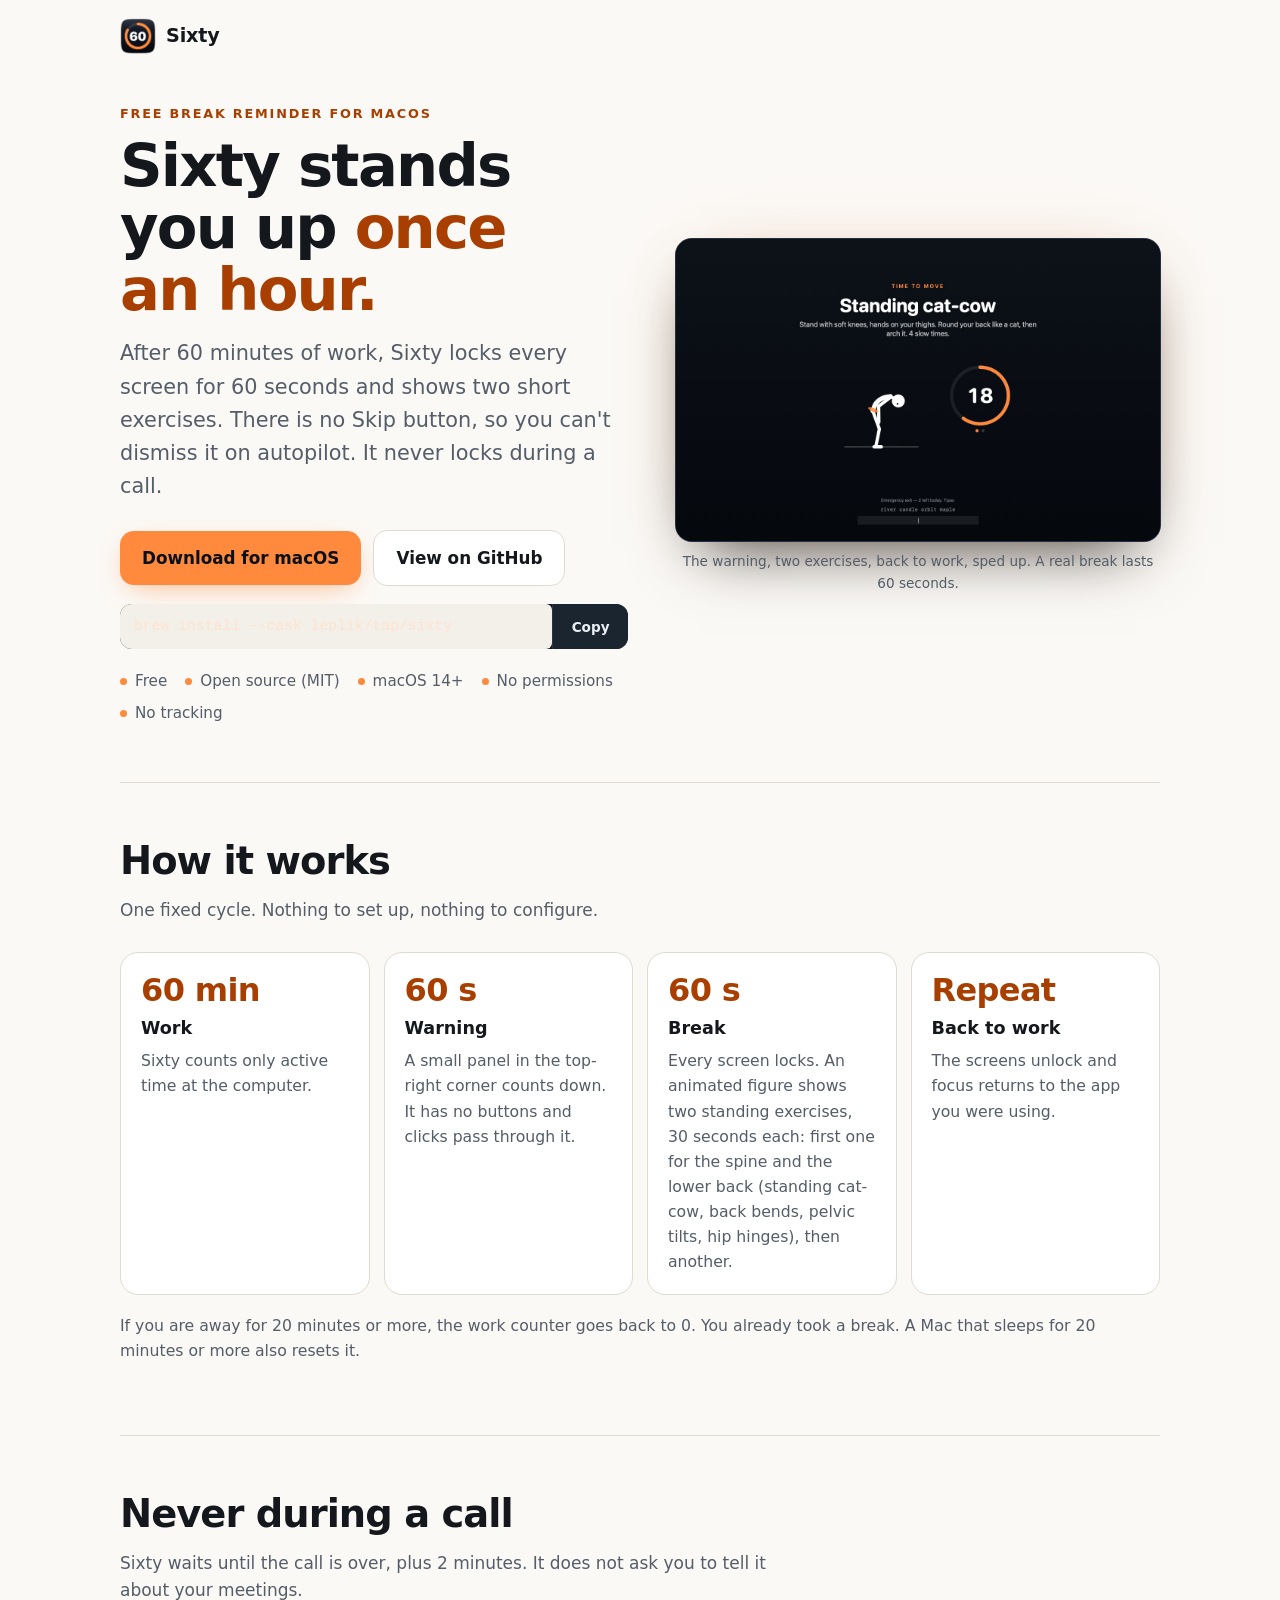
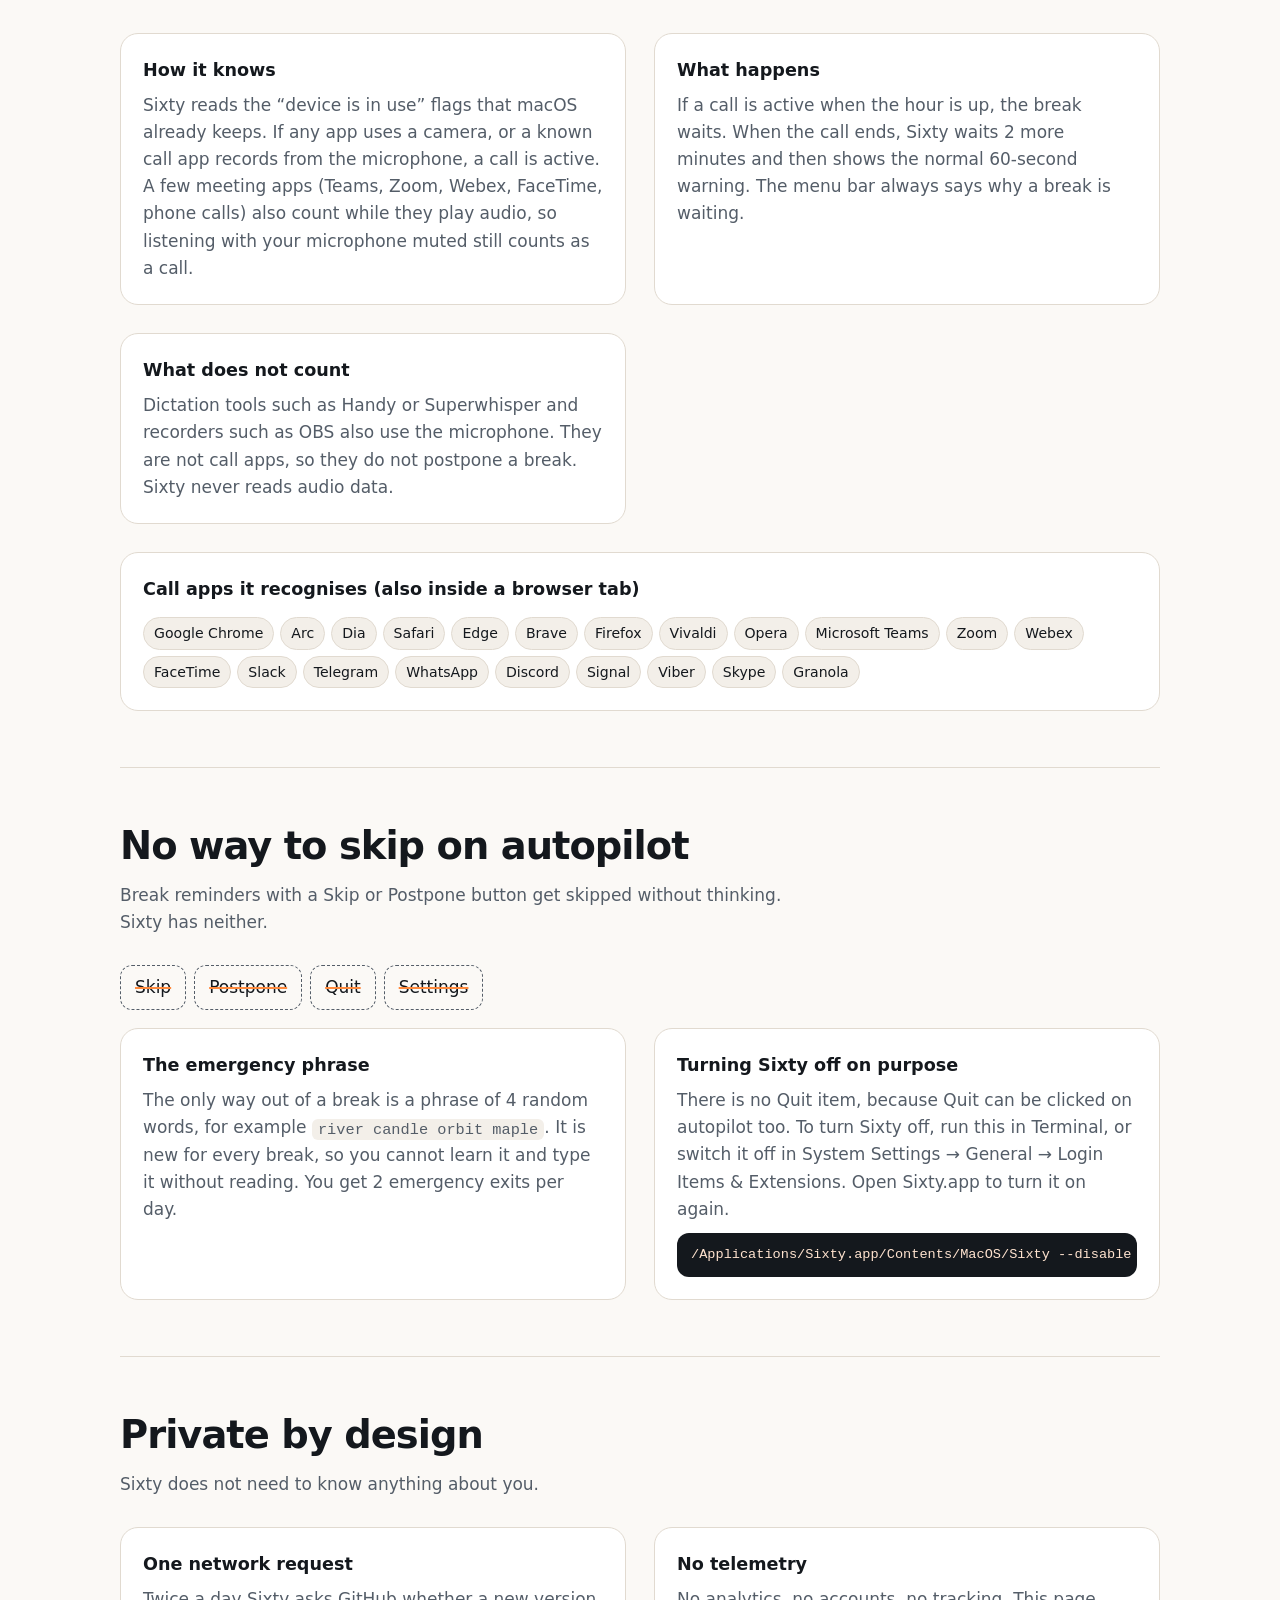
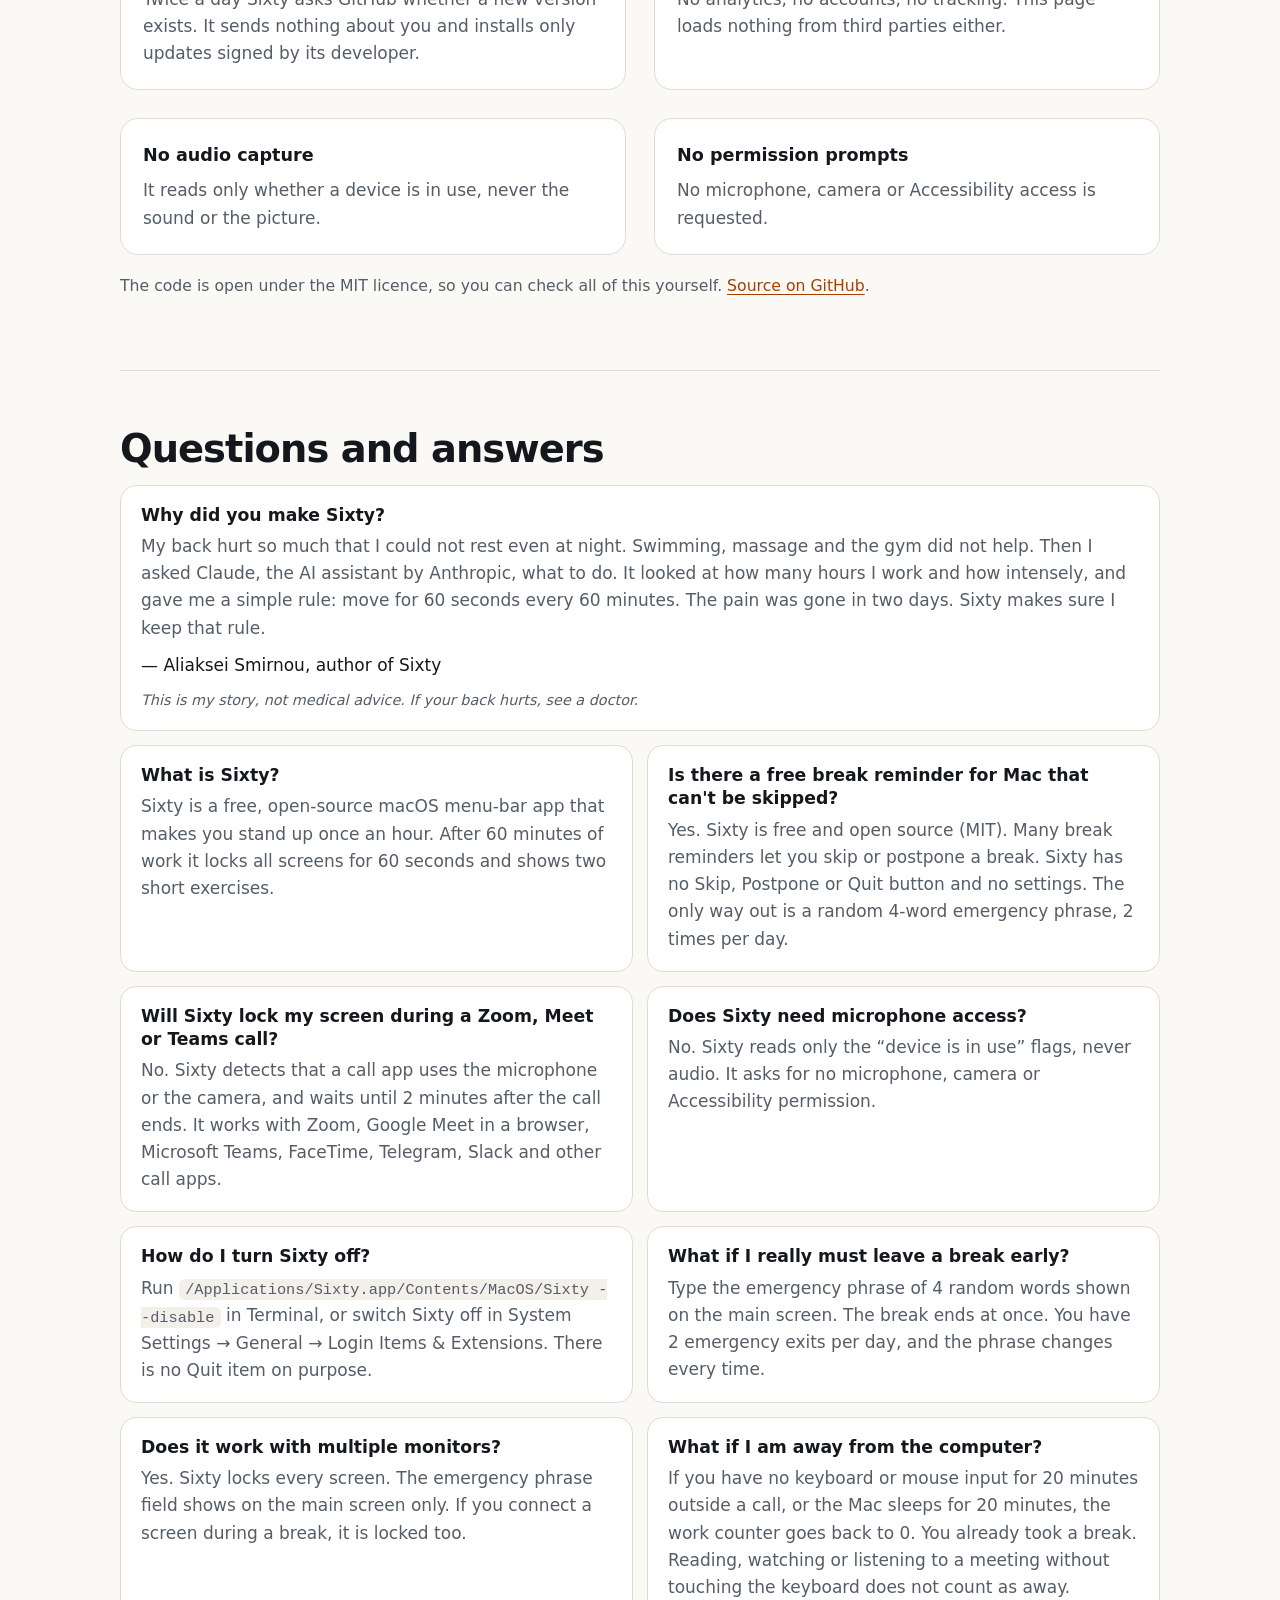
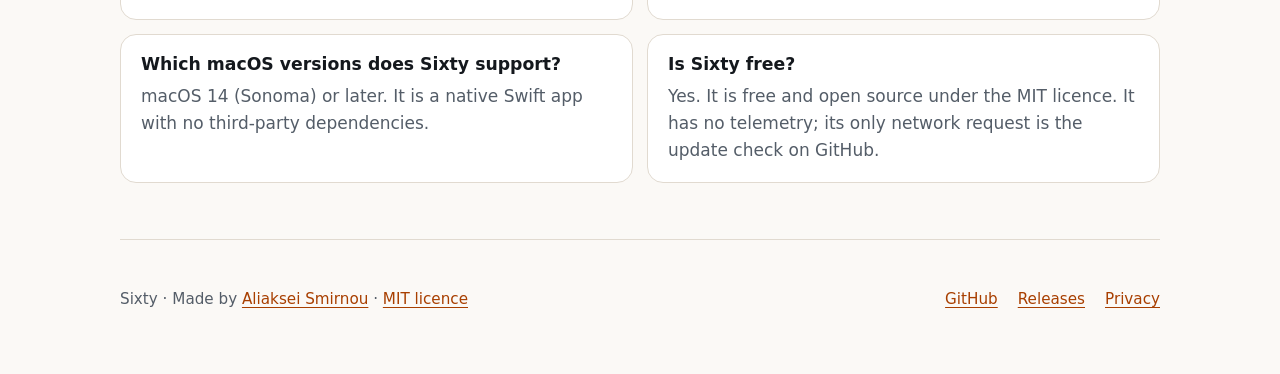
<file: site/index.html>
<!doctype html>
<html lang="en">
<head>
<meta charset="utf-8">
<meta name="viewport" content="width=device-width, initial-scale=1">
<title>Sixty — macOS break reminder you can't skip</title>
<meta name="description" content="Sixty is a free macOS stand-up reminder: every hour it locks all screens for 60 seconds with a stretch. No Skip button. Never interrupts a call.">
<link rel="canonical" href="https://leplik.github.io/sixty/">
<meta name="theme-color" content="#0B1016">
<meta name="color-scheme" content="dark light">
<link rel="icon" href="assets/favicon.svg" type="image/svg+xml">
<link rel="icon" href="assets/favicon-32.png" sizes="32x32" type="image/png">
<link rel="apple-touch-icon" href="assets/apple-touch-icon.png">
<meta property="og:type" content="website">
<meta property="og:site_name" content="Sixty">
<meta property="og:title" content="Sixty — macOS break reminder you can&#x27;t skip">
<meta property="og:description" content="Sixty is a free macOS stand-up reminder: every hour it locks all screens for 60 seconds with a stretch. No Skip button. Never interrupts a call.">
<meta property="og:url" content="https://leplik.github.io/sixty/">
<meta property="og:image" content="https://leplik.github.io/sixty/assets/og-image.png">
<meta property="og:image:width" content="1200">
<meta property="og:image:height" content="630">
<meta property="og:image:alt" content="Sixty app icon: an orange countdown ring around the number 60">
<meta property="og:locale" content="en_US">
<meta name="twitter:card" content="summary_large_image">
<meta name="twitter:title" content="Sixty — macOS break reminder you can&#x27;t skip">
<meta name="twitter:description" content="Sixty is a free macOS stand-up reminder: every hour it locks all screens for 60 seconds with a stretch. No Skip button. Never interrupts a call.">
<meta name="twitter:image" content="https://leplik.github.io/sixty/assets/og-image.png">
<link rel="stylesheet" href="assets/style.css">
<script type="application/ld+json">
{
  "@context": "https://schema.org",
  "@type": "SoftwareApplication",
  "name": "Sixty",
  "operatingSystem": "macOS 14 or later",
  "applicationCategory": "HealthApplication",
  "description": "Free open-source macOS menu-bar app that makes you stand up once an hour: after 60 minutes of work it locks all screens for 60 seconds with two short exercises. No Skip button, never locks during a call.",
  "url": "https://leplik.github.io/sixty/",
  "image": "https://leplik.github.io/sixty/assets/icon-512.png",
  "inLanguage": "en",
  "downloadUrl": "https://github.com/leplik/sixty/releases/latest",
  "softwareVersion": "0.1.0",
  "license": "https://github.com/leplik/sixty/blob/main/LICENSE",
  "isAccessibleForFree": true,
  "offers": {
    "@type": "Offer",
    "price": "0",
    "priceCurrency": "EUR"
  },
  "author": {
    "@type": "Person",
    "name": "Aliaksei Smirnou",
    "url": "https://github.com/leplik"
  }
}
</script>
<script type="application/ld+json">
{
  "@context": "https://schema.org",
  "@type": "FAQPage",
  "inLanguage": "en",
  "mainEntity": [
    {
      "@type": "Question",
      "name": "Why did you make Sixty?",
      "acceptedAnswer": {
        "@type": "Answer",
        "text": "My back hurt so much that I could not rest even at night. Swimming, massage and the gym did not help. Then I asked Claude, the AI assistant by Anthropic, what to do. It looked at how many hours I work and how intensely, and gave me a simple rule: move for 60 seconds every 60 minutes. The pain was gone in two days. Sixty makes sure I keep that rule. — Aliaksei Smirnou, author of Sixty. This is my story, not medical advice. If your back hurts, see a doctor."
      }
    },
    {
      "@type": "Question",
      "name": "What is Sixty?",
      "acceptedAnswer": {
        "@type": "Answer",
        "text": "Sixty is a free, open-source macOS menu-bar app that makes you stand up once an hour. After 60 minutes of work it locks all screens for 60 seconds and shows two short exercises."
      }
    },
    {
      "@type": "Question",
      "name": "Is there a free break reminder for Mac that can't be skipped?",
      "acceptedAnswer": {
        "@type": "Answer",
        "text": "Yes. Sixty is free and open source (MIT). Many break reminders let you skip or postpone a break. Sixty has no Skip, Postpone or Quit button and no settings. The only way out is a random 4-word emergency phrase, 2 times per day."
      }
    },
    {
      "@type": "Question",
      "name": "Will Sixty lock my screen during a Zoom, Meet or Teams call?",
      "acceptedAnswer": {
        "@type": "Answer",
        "text": "No. Sixty detects that a call app uses the microphone or the camera, and waits until 2 minutes after the call ends. It works with Zoom, Google Meet in a browser, Microsoft Teams, FaceTime, Telegram, Slack and other call apps."
      }
    },
    {
      "@type": "Question",
      "name": "Does Sixty need microphone access?",
      "acceptedAnswer": {
        "@type": "Answer",
        "text": "No. Sixty reads only the “device is in use” flags, never audio. It asks for no microphone, camera or Accessibility permission."
      }
    },
    {
      "@type": "Question",
      "name": "How do I turn Sixty off?",
      "acceptedAnswer": {
        "@type": "Answer",
        "text": "Run /Applications/Sixty.app/Contents/MacOS/Sixty --disable in Terminal, or switch Sixty off in System Settings → General → Login Items & Extensions. There is no Quit item on purpose."
      }
    },
    {
      "@type": "Question",
      "name": "What if I really must leave a break early?",
      "acceptedAnswer": {
        "@type": "Answer",
        "text": "Type the emergency phrase of 4 random words shown on the main screen. The break ends at once. You have 2 emergency exits per day, and the phrase changes every time."
      }
    },
    {
      "@type": "Question",
      "name": "Does it work with multiple monitors?",
      "acceptedAnswer": {
        "@type": "Answer",
        "text": "Yes. Sixty locks every screen. The emergency phrase field shows on the main screen only. If you connect a screen during a break, it is locked too."
      }
    },
    {
      "@type": "Question",
      "name": "What if I am away from the computer?",
      "acceptedAnswer": {
        "@type": "Answer",
        "text": "If you have no keyboard or mouse input for 20 minutes outside a call, or the Mac sleeps for 20 minutes, the work counter goes back to 0. You already took a break. Reading, watching or listening to a meeting without touching the keyboard does not count as away."
      }
    },
    {
      "@type": "Question",
      "name": "Which macOS versions does Sixty support?",
      "acceptedAnswer": {
        "@type": "Answer",
        "text": "macOS 14 (Sonoma) or later. It is a native Swift app with no third-party dependencies."
      }
    },
    {
      "@type": "Question",
      "name": "Is Sixty free?",
      "acceptedAnswer": {
        "@type": "Answer",
        "text": "Yes. It is free and open source under the MIT licence. It has no telemetry; its only network request is the update check on GitHub."
      }
    }
  ]
}
</script>
</head>
<body>
<a class="skip" href="#main">Skip to content</a>
<div class="wrap">
<header class="top">
  <a class="brand" href="./" aria-label="Sixty"><img src="assets/apple-touch-icon.png" width="36" height="36" alt="">Sixty</a>
  
</header>
<main id="main">
<div class="hero">
  <div>
    <p class="eyebrow">Free break reminder for macOS</p>
    <h1>Sixty stands you up <em>once an hour.</em></h1>
    <p class="lead">After 60 minutes of work, Sixty locks every screen for 60 seconds and shows two short exercises. There is no Skip button, so you can't dismiss it on autopilot. It never locks during a call.</p>
    <div class="cta">
      <a class="btn primary" href="https://github.com/leplik/sixty/releases/latest">Download for macOS</a>
      <a class="btn ghost" href="https://github.com/leplik/sixty">View on GitHub</a>
    </div>
    <div class="brew"><code>brew install --cask leplik/tap/sixty</code><button type="button" hidden data-copy="brew install --cask leplik/tap/sixty" data-done="Copied">Copy</button></div>
    <ul class="facts"><li>Free</li><li>Open source (MIT)</li><li>macOS 14+</li><li>No permissions</li><li>No tracking</li></ul>
  </div>
  <figure class="mock">
    <video class="demo" width="1920" height="1200" autoplay muted loop playsinline preload="metadata" poster="assets/demo-poster.jpg" aria-label="Sixty in action: a countdown appears in the top-right corner, then every screen locks for two 30-second standing exercises, cat-cow and squats, and the desktop comes back.">
      <source src="assets/demo.mp4" type="video/mp4">
    </video>
    <script>(function(v){if(matchMedia('(prefers-reduced-motion: reduce)').matches){v.removeAttribute('autoplay');v.pause();v.controls=true}})(document.currentScript.previousElementSibling)</script>
    <figcaption>The warning, two exercises, back to work, sped up. A real break lasts 60 seconds.</figcaption>
  </figure>
</div>

<section id="how" aria-labelledby="how-h">
  <h2 id="how-h">How it works</h2>
  <p class="sub">One fixed cycle. Nothing to set up, nothing to configure.</p>
  <ol class="steps"><li><span class="big">60 min</span><h3>Work</h3><p>Sixty counts only active time at the computer.</p></li><li><span class="big">60 s</span><h3>Warning</h3><p>A small panel in the top-right corner counts down. It has no buttons and clicks pass through it.</p></li><li><span class="big">60 s</span><h3>Break</h3><p>Every screen locks. An animated figure shows two standing exercises, 30 seconds each: first one for the spine and the lower back (standing cat-cow, back bends, pelvic tilts, hip hinges), then another.</p></li><li><span class="big">Repeat</span><h3>Back to work</h3><p>The screens unlock and focus returns to the app you were using.</p></li></ol>
  <p class="note">If you are away for 20 minutes or more, the work counter goes back to 0. You already took a break. A Mac that sleeps for 20 minutes or more also resets it.</p>
</section>

<section id="calls" aria-labelledby="calls-h">
  <h2 id="calls-h">Never during a call</h2>
  <p class="sub">Sixty waits until the call is over, plus 2 minutes. It does not ask you to tell it about your meetings.</p>
  <div class="two"><div class="card"><h3>How it knows</h3><p>Sixty reads the “device is in use” flags that macOS already keeps. If any app uses a camera, or a known call app records from the microphone, a call is active. A few meeting apps (Teams, Zoom, Webex, FaceTime, phone calls) also count while they play audio, so listening with your microphone muted still counts as a call.</p></div><div class="card"><h3>What happens</h3><p>If a call is active when the hour is up, the break waits. When the call ends, Sixty waits 2 more minutes and then shows the normal 60-second warning. The menu bar always says why a break is waiting.</p></div><div class="card"><h3>What does not count</h3><p>Dictation tools such as Handy or Superwhisper and recorders such as OBS also use the microphone. They are not call apps, so they do not postpone a break. Sixty never reads audio data.</p></div></div>
  <div class="card" style="margin-top:28px"><h3>Call apps it recognises (also inside a browser tab)</h3><ul class="chips"><li>Google Chrome</li><li>Arc</li><li>Dia</li><li>Safari</li><li>Edge</li><li>Brave</li><li>Firefox</li><li>Vivaldi</li><li>Opera</li><li>Microsoft Teams</li><li>Zoom</li><li>Webex</li><li>FaceTime</li><li>Slack</li><li>Telegram</li><li>WhatsApp</li><li>Discord</li><li>Signal</li><li>Viber</li><li>Skype</li><li>Granola</li></ul></div>
</section>

<section id="no-skip" aria-labelledby="skip-h">
  <h2 id="skip-h">No way to skip on autopilot</h2>
  <p class="sub">Break reminders with a Skip or Postpone button get skipped without thinking. Sixty has neither.</p>
  <ul class="nos"><li>Skip</li><li>Postpone</li><li>Quit</li><li>Settings</li></ul>
  <div class="two"><div class="card"><h3>The emergency phrase</h3><p>The only way out of a break is a phrase of 4 random words, for example <code>river candle orbit maple</code>. It is new for every break, so you cannot learn it and type it without reading. You get 2 emergency exits per day.</p></div><div class="card"><h3>Turning Sixty off on purpose</h3><p>There is no Quit item, because Quit can be clicked on autopilot too. To turn Sixty off, run this in Terminal, or switch it off in System Settings → General → Login Items &amp; Extensions. Open Sixty.app to turn it on again.</p><pre class=cmd>/Applications/Sixty.app/Contents/MacOS/Sixty --disable</pre></div></div>
</section>

<section id="privacy" aria-labelledby="priv-h">
  <h2 id="priv-h">Private by design</h2>
  <p class="sub">Sixty does not need to know anything about you.</p>
  <div class="two"><div class="card"><h3>One network request</h3><p>Twice a day Sixty asks GitHub whether a new version exists. It sends nothing about you and installs only updates signed by its developer.</p></div><div class="card"><h3>No telemetry</h3><p>No analytics, no accounts, no tracking. This page loads nothing from third parties either.</p></div><div class="card"><h3>No audio capture</h3><p>It reads only whether a device is in use, never the sound or the picture.</p></div><div class="card"><h3>No permission prompts</h3><p>No microphone, camera or Accessibility access is requested.</p></div></div>
  <p class="note">The code is open under the MIT licence, so you can check all of this yourself. <a href="https://github.com/leplik/sixty">Source on GitHub</a>.</p>
</section>

<section id="faq" aria-labelledby="faq-h">
  <h2 id="faq-h">Questions and answers</h2>
  <div class="faq"><div class="story"><h3>Why did you make Sixty?</h3><p>My back hurt so much that I could not rest even at night. Swimming, massage and the gym did not help. Then I asked Claude, the AI assistant by Anthropic, what to do. It looked at how many hours I work and how intensely, and gave me a simple rule: move for 60 seconds every 60 minutes. The pain was gone in two days. Sixty makes sure I keep that rule.</p><p class="sign">— Aliaksei Smirnou, author of Sixty</p><p class="note">This is my story, not medical advice. If your back hurts, see a doctor.</p></div><div><h3>What is Sixty?</h3><p>Sixty is a free, open-source macOS menu-bar app that makes you stand up once an hour. After 60 minutes of work it locks all screens for 60 seconds and shows two short exercises.</p></div><div><h3>Is there a free break reminder for Mac that can't be skipped?</h3><p>Yes. Sixty is free and open source (MIT). Many break reminders let you skip or postpone a break. Sixty has no Skip, Postpone or Quit button and no settings. The only way out is a random 4-word emergency phrase, 2 times per day.</p></div><div><h3>Will Sixty lock my screen during a Zoom, Meet or Teams call?</h3><p>No. Sixty detects that a call app uses the microphone or the camera, and waits until 2 minutes after the call ends. It works with Zoom, Google Meet in a browser, Microsoft Teams, FaceTime, Telegram, Slack and other call apps.</p></div><div><h3>Does Sixty need microphone access?</h3><p>No. Sixty reads only the “device is in use” flags, never audio. It asks for no microphone, camera or Accessibility permission.</p></div><div><h3>How do I turn Sixty off?</h3><p>Run <code>/Applications/Sixty.app/Contents/MacOS/Sixty --disable</code> in Terminal, or switch Sixty off in System Settings → General → Login Items &amp; Extensions. There is no Quit item on purpose.</p></div><div><h3>What if I really must leave a break early?</h3><p>Type the emergency phrase of 4 random words shown on the main screen. The break ends at once. You have 2 emergency exits per day, and the phrase changes every time.</p></div><div><h3>Does it work with multiple monitors?</h3><p>Yes. Sixty locks every screen. The emergency phrase field shows on the main screen only. If you connect a screen during a break, it is locked too.</p></div><div><h3>What if I am away from the computer?</h3><p>If you have no keyboard or mouse input for 20 minutes outside a call, or the Mac sleeps for 20 minutes, the work counter goes back to 0. You already took a break. Reading, watching or listening to a meeting without touching the keyboard does not count as away.</p></div><div><h3>Which macOS versions does Sixty support?</h3><p>macOS 14 (Sonoma) or later. It is a native Swift app with no third-party dependencies.</p></div><div><h3>Is Sixty free?</h3><p>Yes. It is free and open source under the MIT licence. It has no telemetry; its only network request is the update check on GitHub.</p></div></div>
</section>
</main>
<footer>
  <div class="row">
    <p>Sixty &middot; Made by <a href="https://github.com/leplik">Aliaksei Smirnou</a> &middot; <a href="https://github.com/leplik/sixty/blob/main/LICENSE">MIT licence</a></p>
    <ul>
      <li><a href="https://github.com/leplik/sixty">GitHub</a></li>
      <li><a href="https://github.com/leplik/sixty/releases/latest">Releases</a></li>
      <li><a href="privacy.html">Privacy</a></li>
    </ul>
  </div>
</footer>
</div>
<script src="assets/site.js" defer></script>
</body>
</html>
</file>
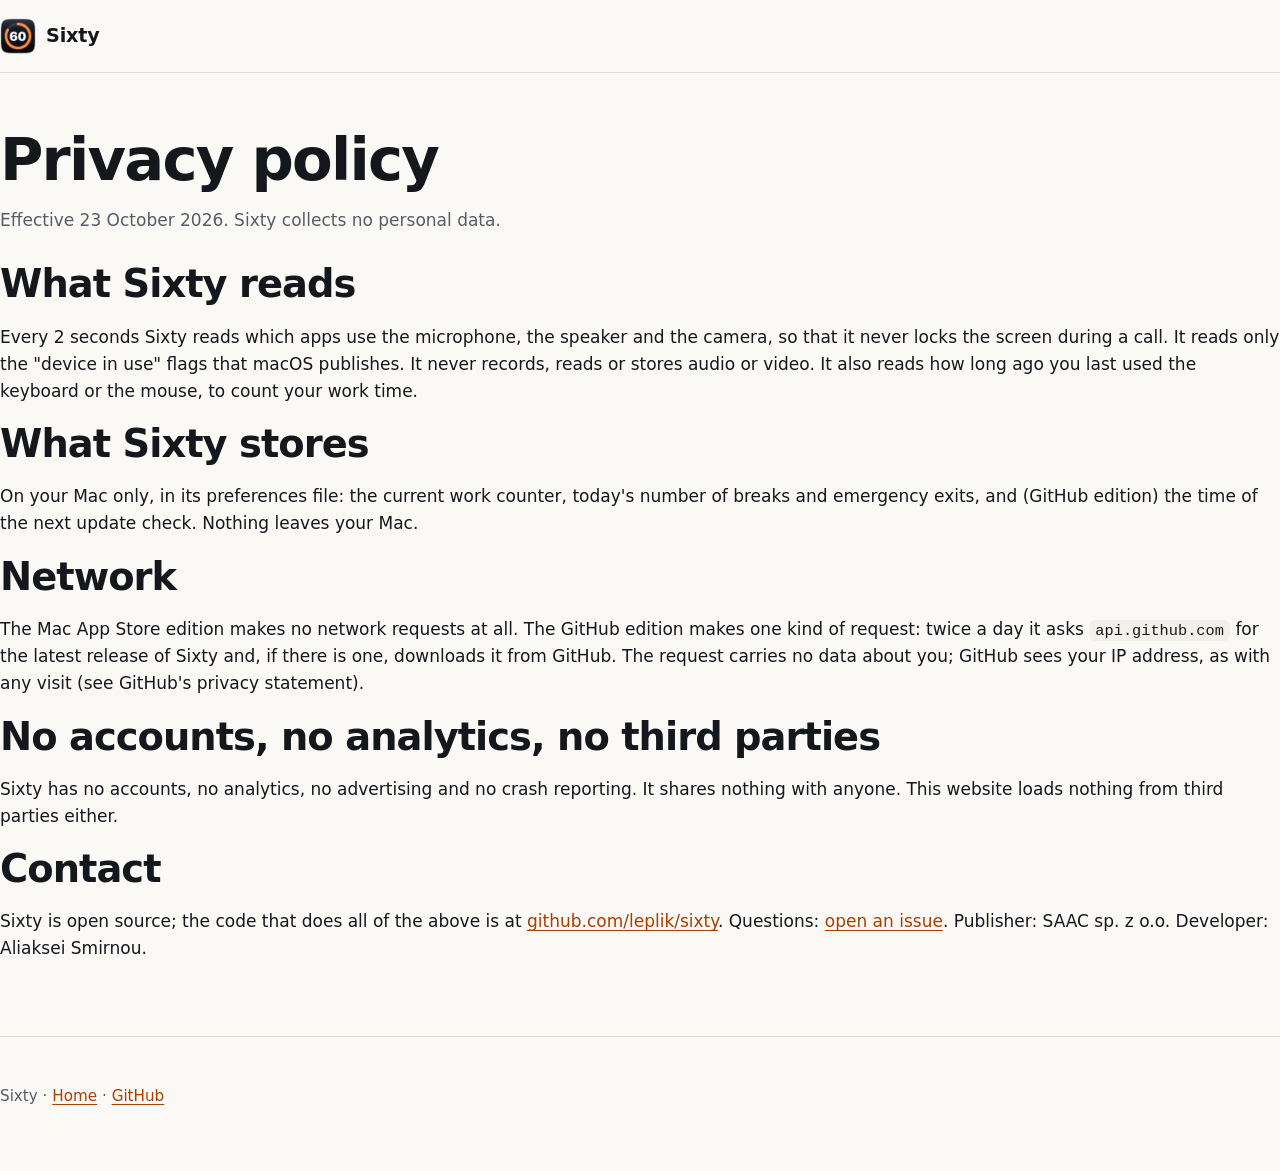
<file: site/privacy.html>
<!doctype html>
<html lang="en">
<head>
<meta charset="utf-8">
<meta name="viewport" content="width=device-width, initial-scale=1">
<title>Privacy policy — Sixty</title>
<meta name="description" content="Sixty collects no personal data: no accounts, no analytics, no audio. What the macOS app reads, stores and sends.">
<link rel="canonical" href="https://leplik.github.io/sixty/privacy.html">
<meta name="theme-color" content="#0B1016">
<meta name="color-scheme" content="dark light">
<link rel="icon" href="assets/favicon.svg" type="image/svg+xml">
<link rel="icon" href="assets/favicon-32.png" sizes="32x32" type="image/png">
<link rel="stylesheet" href="assets/style.css">
</head>
<body>
<header class="top">
  <a class="brand" href="./" aria-label="Sixty"><img src="assets/apple-touch-icon.png" width="36" height="36" alt="">Sixty</a>
  
</header>
<main id="main">
<section aria-labelledby="privacy-h">
  <h1 id="privacy-h">Privacy policy</h1>
  <p class="sub">Effective 23 October 2026. Sixty collects no personal data.</p>
  <h2>What Sixty reads</h2>
  <p>Every 2 seconds Sixty reads which apps use the microphone, the speaker and the camera, so that it never locks the screen during a call. It reads only the "device in use" flags that macOS publishes. It never records, reads or stores audio or video. It also reads how long ago you last used the keyboard or the mouse, to count your work time.</p>
  <h2>What Sixty stores</h2>
  <p>On your Mac only, in its preferences file: the current work counter, today's number of breaks and emergency exits, and (GitHub edition) the time of the next update check. Nothing leaves your Mac.</p>
  <h2>Network</h2>
  <p>The Mac App Store edition makes no network requests at all. The GitHub edition makes one kind of request: twice a day it asks <code>api.github.com</code> for the latest release of Sixty and, if there is one, downloads it from GitHub. The request carries no data about you; GitHub sees your IP address, as with any visit (see GitHub's privacy statement).</p>
  <h2>No accounts, no analytics, no third parties</h2>
  <p>Sixty has no accounts, no analytics, no advertising and no crash reporting. It shares nothing with anyone. This website loads nothing from third parties either.</p>
  <h2>Contact</h2>
  <p>Sixty is open source; the code that does all of the above is at <a href="https://github.com/leplik/sixty">github.com/leplik/sixty</a>. Questions: <a href="https://github.com/leplik/sixty/issues">open an issue</a>. Publisher: SAAC sp. z o.o. Developer: Aliaksei Smirnou.</p>
</section>
</main>
<footer>
  <div class="row">
    <p>Sixty &middot; <a href="./">Home</a> &middot; <a href="https://github.com/leplik/sixty">GitHub</a></p>
  </div>
</footer>
</body>
</html>
</file>
<file: site/assets/style.css>
:root{
  color-scheme:dark light;
  --bg:#0B1016; --bg2:#111821; --card:#121A24; --line:#223040;
  --text:#EAEFF4; --muted:#A5B1BE; --accent:#FF8A3D; --accent-text:#FF8A3D; --on-accent:#0B1016;
  --code:#0A0E13; --code-text:#F3D9C4;
  --font:-apple-system,BlinkMacSystemFont,"SF Pro Display","Inter",system-ui,sans-serif;
  --mono:ui-monospace,"SF Mono",Menlo,Consolas,monospace;
}
@media (prefers-color-scheme:light){
  :root{
    --bg:#FBF9F6; --bg2:#F3EFE9; --card:#FFFFFF; --line:#E1DAD0;
    --text:#14181D; --muted:#545D68; --accent-text:#A83F00;
    --code:#14181D; --code-text:#FFE3CF;
  }
}
*{box-sizing:border-box}
html{-webkit-text-size-adjust:100%}
body{margin:0;background:var(--bg);color:var(--text);font:400 1.0625rem/1.6 var(--font);-webkit-font-smoothing:antialiased}
a{color:var(--accent-text);text-underline-offset:.18em}
a:hover{text-decoration-thickness:2px}
:focus-visible{outline:3px solid var(--accent);outline-offset:3px;border-radius:6px}
.wrap{max-width:1080px;margin:0 auto;padding:0 20px}
.skip{position:absolute;left:-999px;top:8px;background:var(--accent);color:var(--on-accent);padding:8px 14px;border-radius:8px;z-index:9}
.skip:focus{left:8px}
header.top{display:flex;align-items:center;justify-content:space-between;gap:12px;padding:18px 0}
.brand{display:flex;align-items:center;gap:10px;color:var(--text);text-decoration:none;font-weight:700;font-size:1.2rem;letter-spacing:-.01em}
.brand img{border-radius:9px}
.lang{display:flex;gap:4px;font-size:.95rem}
.lang a,.lang span{padding:6px 12px;border-radius:999px;text-decoration:none;border:1px solid var(--line);color:var(--muted)}
.lang span{background:var(--text);color:var(--bg);border-color:var(--text);font-weight:600}
.lang a:hover{color:var(--text);border-color:var(--muted)}

.hero{display:grid;grid-template-columns:minmax(0,1fr);gap:32px;padding:20px 0 56px;align-items:center}
.eyebrow{font:600 .8rem/1 var(--font);letter-spacing:.14em;text-transform:uppercase;color:var(--accent-text);margin:0 0 14px}
h1{font-size:clamp(2.1rem,6.2vw,3.7rem);line-height:1.05;letter-spacing:-.03em;margin:0 0 16px;font-weight:800;text-wrap:balance}
h1 em{font-style:normal;color:var(--accent-text)}
.lead{font-size:clamp(1.1rem,2.4vw,1.3rem);color:var(--muted);margin:0 0 26px;max-width:34em}
.cta{display:flex;flex-wrap:wrap;gap:12px;align-items:center;margin-bottom:18px}
.btn{display:inline-flex;align-items:center;gap:8px;padding:14px 22px;border-radius:14px;font-weight:700;text-decoration:none;font-size:1.05rem;min-height:48px}
.btn.primary{background:var(--accent);color:var(--on-accent);box-shadow:0 8px 28px -10px rgba(255,138,61,.7)}
.btn.primary:hover{filter:brightness(1.07)}
.btn.ghost{border:1px solid var(--line);color:var(--text);background:var(--card)}
.btn.ghost:hover{border-color:var(--muted)}
.brew{display:flex;align-items:stretch;max-width:100%;border-radius:12px;overflow:hidden;background:var(--code);margin:0 0 14px}
.brew code{flex:1 1 auto;font:500 .92rem/1.4 var(--mono);color:var(--code-text);padding:12px 14px;overflow-x:auto;white-space:nowrap;display:block;min-width:0}
.brew button{flex:none;white-space:nowrap;font:600 .85rem var(--font);border:0;border-left:1px solid #2a3542;background:#1b2530;color:#EAEFF4;padding:0 16px;cursor:pointer;min-width:76px}
.brew button:hover{background:#26323f}
.facts{list-style:none;padding:0;margin:20px 0 0;display:flex;flex-wrap:wrap;gap:8px 18px;color:var(--muted);font-size:.95rem}
.facts li::before{content:"";display:inline-block;width:7px;height:7px;border-radius:50%;background:var(--accent);margin-right:8px;vertical-align:middle}

/* lock screen mock, always dark */
.mock{margin:0}
.lock{container-type:inline-size;position:relative;aspect-ratio:16/10;border-radius:16px;overflow:hidden;background:linear-gradient(#0D1219,#05080D);
  box-shadow:0 0 0 1px #223040,0 30px 60px -24px rgba(0,0,0,.7),0 0 80px -30px rgba(255,138,61,.35);color:#fff;text-align:center;
  display:flex;flex-direction:column;align-items:center;justify-content:center;gap:2.2cqw;padding:3cqw}
.lock .kicker{font-weight:700;letter-spacing:.28em;font-size:2.4cqw;color:#FF8A3D;text-transform:uppercase}
.lock .ex{font-weight:800;font-size:6.2cqw;letter-spacing:-.02em;line-height:1.1}
.lock .how{font-size:2.8cqw;color:#B9C3CE;max-width:30em;line-height:1.4}
.ring{width:21cqw;height:21cqw;position:relative;margin:.6cqw 0}
.ring svg{width:100%;height:100%;transform:rotate(-90deg)}
.ring circle{fill:none;stroke-width:10}
.ring .tr{stroke:rgba(255,255,255,.12)}
.ring .fg{stroke:#FF8A3D;stroke-linecap:round;stroke-dasharray:439.8;stroke-dashoffset:131.9;transition:stroke-dashoffset 1s linear}
.ring b{position:absolute;inset:0;display:grid;place-items:center;font:800 9cqw/1 var(--font);font-variant-numeric:tabular-nums}
.lock .emerg{font-size:2.15cqw;color:#8F9BA8;margin-top:.6cqw}
.lock .emerg code{font-family:var(--mono);color:#B9C3CE}
.mock video{display:block;width:100%;height:auto;aspect-ratio:16/10;border-radius:16px;background:#05080D;
  box-shadow:0 0 0 1px #223040,0 30px 60px -24px rgba(0,0,0,.7),0 0 80px -30px rgba(255,138,61,.35)}
.mock figcaption{font-size:.85rem;color:var(--muted);margin-top:10px;text-align:center}

section{padding:56px 0;border-top:1px solid var(--line)}
h2{font-size:clamp(1.6rem,4.4vw,2.4rem);letter-spacing:-.025em;line-height:1.15;margin:0 0 14px;text-wrap:balance}
.sub{color:var(--muted);max-width:40em;margin:0 0 28px}
.steps{list-style:none;margin:0;padding:0;display:grid;gap:14px;counter-reset:s}
.steps li{background:var(--card);border:1px solid var(--line);border-radius:18px;padding:20px}
.steps .big{display:block;font-weight:800;font-size:2rem;letter-spacing:-.02em;color:var(--accent-text);line-height:1.1;margin-bottom:6px}
.steps h3{margin:0 0 6px;font-size:1.1rem}
.steps p{margin:0;color:var(--muted);font-size:.98rem}
.note{margin-top:18px;color:var(--muted);font-size:.98rem}
.two{display:grid;gap:28px}
.two>*,.faq>*,.steps>*{min-width:0} /* a long command scrolls inside its card, not the page */
.card{background:var(--card);border:1px solid var(--line);border-radius:18px;padding:22px}
.card h3{margin:0 0 8px;font-size:1.1rem}
.card p{margin:0 0 10px;color:var(--muted)}
.card p:last-child{margin-bottom:0}
.chips{list-style:none;padding:0;margin:14px 0 0;display:flex;flex-wrap:wrap;gap:6px}
.chips li{font-size:.88rem;padding:4px 10px;border-radius:999px;background:var(--bg2);border:1px solid var(--line);color:var(--text)}
.nos{list-style:none;padding:0;margin:0 0 18px;display:flex;flex-wrap:wrap;gap:8px}
.nos li{padding:8px 14px;border-radius:12px;border:1px dashed var(--muted);color:var(--text);text-decoration:line-through;text-decoration-color:var(--accent);text-decoration-thickness:2px}
code{font-family:var(--mono);font-size:.9em;background:var(--bg2);padding:.1em .4em;border-radius:6px;overflow-wrap:anywhere}
pre.cmd{margin:10px 0 0;background:var(--code);color:var(--code-text);padding:12px 14px;border-radius:12px;overflow-x:auto;font:500 .85rem/1.5 var(--mono)}
.faq{display:grid;gap:14px}
.faq div{background:var(--card);border:1px solid var(--line);border-radius:16px;padding:18px 20px}
.faq h3{margin:0 0 6px;font-size:1.08rem;line-height:1.35}
.faq p{margin:0;color:var(--muted)}
.faq .story{grid-column:1/-1}
.faq p+p{margin-top:10px}
.faq .sign{color:var(--text)}
.faq .note{font-size:.9rem;font-style:italic}
footer{border-top:1px solid var(--line);padding:32px 0 48px;color:var(--muted);font-size:.95rem}
footer .row{display:flex;flex-wrap:wrap;gap:10px 22px;align-items:center;justify-content:space-between}
footer ul{list-style:none;margin:0;padding:0;display:flex;flex-wrap:wrap;gap:8px 20px}

@media (min-width:640px){
  .steps{grid-template-columns:repeat(2,1fr)}
  .faq{grid-template-columns:1fr 1fr}
}
@media (min-width:900px){
  .hero{grid-template-columns:minmax(0,1.05fr) minmax(0,1fr);gap:48px;padding-top:36px}
  .steps{grid-template-columns:repeat(4,1fr)}
  .two{grid-template-columns:1fr 1fr}
}
@media (prefers-reduced-motion:reduce){.ring .fg{transition:none}}
@media (max-width:639px){
  .lock{aspect-ratio:4/3;gap:3cqw}
  .lock .kicker{font-size:max(2.4cqw,10px)}
  .lock .how{font-size:max(2.8cqw,11px)}
  .lock .emerg{font-size:max(2.15cqw,10px)}
  .lock .ex{font-size:max(6.2cqw,20px)}
}
</file>
